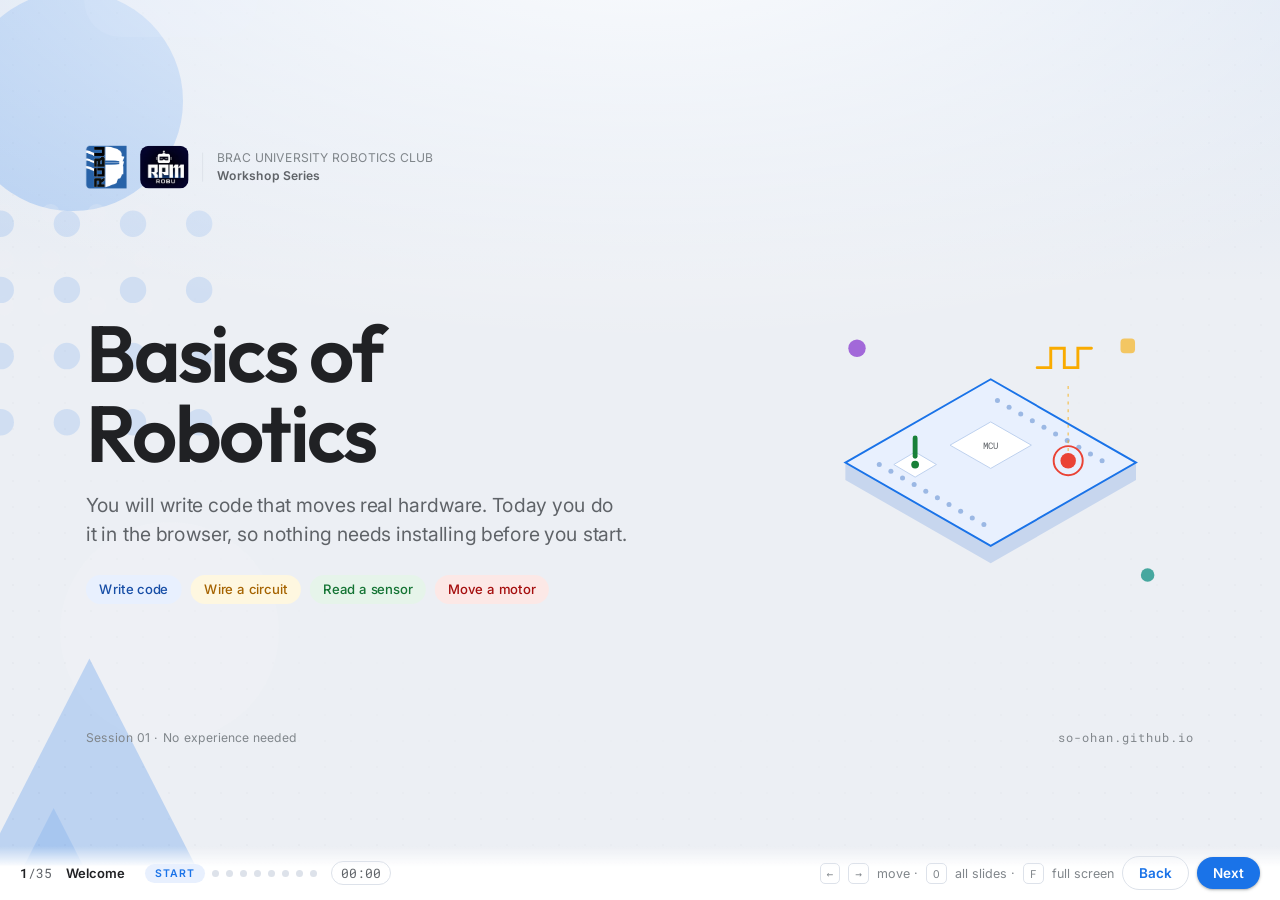
<file: robotics/index.html>
<!doctype html>
<html lang="en">
<head>
<meta charset="utf-8">
<title>Basics of Robotics · BRACU Robu</title>
<link rel="preconnect" href="https://fonts.googleapis.com">
<link rel="preconnect" href="https://fonts.gstatic.com" crossorigin>
<link href="https://fonts.googleapis.com/css2?family=Outfit:wght@400;500;600;700&family=Inter:wght@400;500;600;700&family=Roboto+Mono:wght@400;500&display=swap" rel="stylesheet">
<link rel="stylesheet" href="style.css">
<link rel="stylesheet" href="workbench.css">
</head>
<body>

<div id="bg"></div>
<div id="bar" style="width:0"></div>
<div id="stage">

<!-- ============ 1 · COVER ============ -->
<section class="slide cover" data-title="Welcome" data-ch="Start" data-accent="blue">
  <div class="cover-top row center" style="gap:14px">
    <img src="assets/logo-robu.png" alt="BRACU Robu" style="height:44px">
    <img src="assets/logo-rpm.png" alt="RPM Robu" style="height:44px;border-radius:9px">
    <div style="width:1px;height:30px;background:var(--line)"></div>
    <div class="tiny" style="line-height:1.45">BRAC UNIVERSITY ROBOTICS CLUB<br><b style="color:var(--ink-2)">Workshop Series</b></div>
  </div>
  <div class="cover-mid">
    <div class="cover-cols">
      <div class="cover-text">
    <h1>Basics of<br>Robotics</h1>
    <p class="lead" style="max-width:560px">You will write code that moves real hardware. Today you do it in the browser, so nothing needs installing before you start.</p>
    <div class="row wrap" style="gap:9px;margin-top:6px">
      <span class="chip b">Write code</span>
      <span class="chip y">Wire a circuit</span>
      <span class="chip g">Read a sensor</span>
      <span class="chip r">Move a motor</span>
    </div>
      </div>
      <div class="cover-hero" id="coverHero"></div>
    </div>
  </div>
  <div class="row between center">
    <div class="tiny">Session 01 · No experience needed</div>
    <div class="tiny mono">so-ohan.github.io</div>
  </div>
</section>

<!-- ============ 2 · INSTRUCTOR ============ -->
<section class="slide" data-title="Instructor" data-ch="Start" data-accent="blue">
  <div class="chapter"><span class="cdot"></span>Your instructor</div>
  <div class="body">
    <div class="col" style="width:410px;gap:11px">
      <img src="assets/instructor-robot.jpg" alt="" class="portrait">
      <img src="assets/instructor-lecture.jpg" alt="" class="portrait strip">
    </div>
    <div class="col grow" style="justify-content:center;gap:18px">
      <h2>MD. Monjurul Hasan<br>Bhuiyan</h2>
      <div class="col" style="gap:12px">
        <div class="card tight row center" style="gap:16px">
          <img src="assets/logo-mongoltori.png" alt="" style="height:42px;width:auto">
          <div><h3>BRACU Mongol Tori</h3><p class="sub">Core member, autonomous systems and drones. Mars rover team.</p></div>
        </div>
        <div class="card tight row center" style="gap:16px">
          <span class="logo-pad wide"><img src="assets/logo-tivoniq.png" alt="" style="height:20px"></span>
          <div><h3>Tivoniq, co-founder</h3><p class="sub">Agri-tech and fintech. Sensors in the field, data on a server.</p></div>
        </div>
        <div class="card tight row center" style="gap:16px">
          <img src="assets/logo-robu.png" alt="" style="height:40px;width:auto">
          <div><h3>Instructor for this workshop</h3><p class="sub">Ask questions while I talk. That is the fastest way to learn this.</p></div>
        </div>
      </div>
    </div>
    <div class="card raised col center" style="width:230px;align-self:center;gap:12px">
      <div class="qr"><img src="assets/qr.svg" alt=""></div>
      <div class="mono" style="font-size:13.5px;color:var(--blue)">so-ohan.github.io</div>
      <p class="sub" style="text-align:center">Slides, code and contact live here.</p>
    </div>
  </div>
</section>

<!-- ============ 3 · WARM UP ============ -->
<section class="slide" data-title="Warm-up" data-ch="Start" data-accent="green">
  <div class="chapter"><span class="cdot"></span>Warm-up</div>
  <h2>Two minutes, then we start building</h2>
  <div class="body">
    <div class="card grow col" style="gap:14px">
      <div class="cap">Speed round, one sentence each</div>
      <ul class="list">
        <li><b>Your name</b></li>
        <li><b>Department and semester</b></li>
        <li><b>Why you joined Robu</b></li>
        <li><b>What you want to walk out able to build</b></li>
      </ul>
      <div class="note b">Keep it to one breath. Twenty people, two minutes.</div>
      <div class="fill"></div>
      <div class="cap" style="margin:0">Hands up, I count</div>
      <div id="handPoll"></div>
    </div>
    <div class="card raised col center" style="width:400px;gap:11px;overflow:hidden">
      <div class="cap" style="align-self:flex-start;margin:0">Scan and answer five questions</div>
      <div class="qr" style="width:164px;height:164px"><img src="assets/qr-vote.svg" alt=""></div>
      <p class="sub" style="text-align:center">Answers appear on the results screen as they come in. Two questions have a right answer, and most people get them wrong.</p>
      <button class="btn tonal" id="openVote">Open live results</button>
      <div class="tiny mono" id="voteUrl"></div>
    </div>
  </div>
</section>

<!-- ============ 4 · ROADMAP ============ -->
<section class="slide" data-title="Today" data-ch="Start" data-accent="blue">
  <div class="chapter"><span class="cdot"></span>The plan</div>
  <h2>Where this goes</h2>
  <div class="body"><div class="grow" id="roadmap"></div></div>
</section>

<!-- ============ 5 · ROBOT ANATOMY ============ -->
<section class="slide" data-title="What a robot is" data-ch="What a robot is" data-accent="purple">
  <div class="chapter"><span class="cdot"></span>What a robot is made of</div>
  <h2>Five parts. Every robot has them.</h2>
  <div class="body">
    <div class="card grow" id="anatomy"></div>
    <div class="col" style="width:340px">
      <div class="card grow" id="anatomyInfo"></div>
      <div class="note y">A washing machine has all five. So does a Mars rover. The difference is scale, not idea.</div>
    </div>
  </div>
</section>

<!-- ============ 6 · SENSE ============ -->
<section class="slide" data-title="Sensing" data-ch="What a robot is" data-accent="purple">
  <div class="chapter"><span class="cdot"></span>Part one, sense</div>
  <h2>A sensor turns the world into a number</h2>
  <div class="body">
    <div class="card grow" id="sensorBench"></div>
    <div class="col" style="width:360px">
      <div class="card grow" id="sensorInfo"></div>
    </div>
  </div>
</section>

<!-- ============ 7 · ACT ============ -->
<section class="slide" data-title="Acting" data-ch="What a robot is" data-accent="purple">
  <div class="chapter"><span class="cdot"></span>Part two, act</div>
  <h2>An actuator turns a number back into movement</h2>
  <div class="body">
    <div class="card grow" id="actBench"></div>
    <div class="col" style="width:340px">
      <div class="card grow" id="actInfo"></div>
      <div class="note b">We come back to motors properly later. For now, notice that the code side of all four is the same: write a number to a pin.</div>
    </div>
  </div>
</section>

<!-- ============ 8 · THE LOOP ============ -->
<section class="slide" data-title="The loop" data-ch="What a robot is" data-accent="purple">
  <div class="chapter"><span class="cdot"></span>Part three, think</div>
  <h2>The brain runs the same loop forever</h2>
  <div class="body">
    <div class="card grow" id="loopVis"></div>
    <div class="col" style="width:400px">
      <div class="card">
        <div class="cap">Line following, in words</div>
        <div id="loopSteps"></div>
      </div>
      <div class="card grow">
        <div class="cap">The same thing, in code</div>
        <pre class="code" id="loopCode" style="font-size:12.5px"></pre>
      </div>
    </div>
  </div>
</section>

<!-- ============ 9 · MCU vs CPU vs SBC ============ -->
<section class="slide" data-title="What an MCU is" data-ch="The brain" data-accent="blue">
  <div class="chapter"><span class="cdot"></span>The brain</div>
  <h2>Three kinds of computer, three jobs</h2>
  <div class="body" id="threeWays"></div>
</section>

<!-- ============ 10 · INSIDE THE CHIP ============ -->
<section class="slide" data-title="Inside the chip" data-ch="The brain" data-accent="blue">
  <div class="chapter"><span class="cdot"></span>The brain</div>
  <h2>What is actually inside that black square</h2>
  <div class="body">
    <div class="card grow" id="chipMap"></div>
    <div class="col" style="width:360px">
      <div class="card grow" id="chipInfo"></div>
      <div class="note b">All of this sits on one piece of silicon about 4 mm across, and costs around two dollars.</div>
    </div>
  </div>
</section>

<!-- ============ 11 · SCALE ============ -->
<section class="slide" data-title="16 MHz, 32 KB" data-ch="The brain" data-accent="blue">
  <div class="chapter"><span class="cdot"></span>The brain</div>
  <h2>What 16 MHz and 32 KB really mean</h2>
  <div class="body" id="scaleSlide"></div>
</section>

<!-- ============ 12 · MCU FAMILY ============ -->
<section class="slide" data-title="MCU family" data-ch="The brain" data-accent="blue">
  <div class="chapter"><span class="cdot"></span>The brain</div>
  <h2>The boards you will meet</h2>
  <div class="body">
    <div class="col grow" style="gap:14px">
      <div class="tabs" id="mcuTabs"></div>
      <div class="card grow" id="mcuCard"></div>
    </div>
    <div class="col" style="width:420px">
      <div class="card grow"><div class="cap">Side by side</div><div id="mcuCompare"></div></div>
      <div class="note y">Industry mostly uses ESP32 and STM32 now. We start on the UNO because it forgives mistakes and every idea transfers.</div>
    </div>
  </div>
</section>

<!-- ============ 13 · WHY ARDUINO ============ -->
<section class="slide" data-title="Why Arduino" data-ch="The brain" data-accent="blue">
  <div class="chapter"><span class="cdot"></span>The brain</div>
  <h2>Arduino is not a chip. It is the easy road to one.</h2>
  <div class="body" id="whyArduino"></div>
</section>

<!-- ============ 14 · BOARD ANATOMY ============ -->
<section class="slide" data-title="The UNO board" data-ch="The board" data-accent="teal">
  <div class="chapter"><span class="cdot"></span>The board</div>
  <h2>Every part of the board, and why it is there</h2>
  <div class="body">
    <div class="card grow" id="boardMap"></div>
    <div class="col" style="width:350px">
      <div class="card grow" id="boardInfo"></div>
      <div id="boardList"></div>
    </div>
  </div>
</section>

<!-- ============ 15 · PIN MAP ============ -->
<section class="slide" data-title="Pin map" data-ch="The board" data-accent="teal">
  <div class="chapter"><span class="cdot"></span>The board</div>
  <h2>What each pin can do</h2>
  <div class="body">
    <div class="card grow" id="pinMap"></div>
    <div class="col" style="width:360px">
      <div class="card"><div class="cap">Pin groups</div><div id="pinList"></div></div>
      <div class="card grow" id="pinInfo"></div>
    </div>
  </div>
</section>

<!-- ============ 16 · POWER ============ -->
<section class="slide" data-title="Power" data-ch="The board" data-accent="teal" data-opt="1">
  <div class="chapter"><span class="cdot"></span>The board</div>
  <h2>Where the power comes from</h2>
  <div class="body" id="powerSlide"></div>
</section>

<!-- ============ 17 · WORKBENCH TOUR ============ -->
<section class="slide" data-title="The workbench" data-ch="Writing code" data-accent="red">
  <div class="chapter"><span class="cdot"></span>Writing code</div>
  <h2>Your Arduino IDE, without the install</h2>
  <div class="body" id="wbTour"></div>
</section>

<!-- ============ 18-24 · WORKBENCH EXERCISES ============ -->
<section class="slide wb-slide" data-title="Blink" data-ch="Writing code" data-accent="red" data-wb="blink"></section>
<section class="slide wb-slide" data-title="Many LEDs" data-ch="Writing code" data-accent="red" data-wb="leds"></section>
<section class="slide wb-slide" data-title="Button" data-ch="Writing code" data-accent="red" data-wb="button"></section>
<section class="slide wb-slide" data-title="Serial" data-ch="Writing code" data-accent="red" data-wb="serial"></section>
<section class="slide wb-slide" data-title="Knob" data-ch="Writing code" data-accent="red" data-wb="pot"></section>
<section class="slide wb-slide" data-title="Brightness" data-ch="Writing code" data-accent="red" data-wb="pwm"></section>
<section class="slide wb-slide" data-title="Servo" data-ch="Writing code" data-accent="red" data-wb="servo"></section>

<!-- ============ 25 · DIGITAL VS ANALOG ============ -->
<section class="slide" data-title="Digital and analog" data-ch="Signals" data-accent="yellow">
  <div class="chapter"><span class="cdot"></span>Signals</div>
  <h2>Two ways a wire can carry meaning</h2>
  <div class="body">
    <div class="card grow col" id="sigCard">
      <div class="row between center"><div class="cap" style="margin:0">Live signal on a wire</div><div class="seg" id="sigSeg"></div></div>
      <canvas id="sigCanvas" height="230"></canvas>
      <div class="field"><span class="lbl">source</span><input type="range" id="sigLevel" min="0" max="100" value="62"><span class="val" id="sigOut">3.1 V</span></div>
      <div id="sigReadout"></div>
    </div>
    <div class="col" style="width:380px" id="sigInfo"></div>
  </div>
</section>

<!-- ============ 26 · LOGIC LEVELS ============ -->
<section class="slide" data-title="Logic levels" data-ch="Signals" data-accent="yellow">
  <div class="chapter"><span class="cdot"></span>Signals</div>
  <h2>How much voltage counts as a one</h2>
  <div class="body">
    <div class="card grow col">
      <div class="cap">Drag the voltage. Watch what the chip decides.</div>
      <div id="logicVis"></div>
      <div class="field"><span class="lbl">input</span><input type="range" id="lvVal" min="0" max="50" value="42"><span class="val" id="lvOut">4.2 V</span></div>
      <div id="lvVerdict"></div>
    </div>
    <div class="col" style="width:400px" id="lvInfo"></div>
  </div>
</section>

<!-- ============ 27 · PWM ============ -->
<section class="slide" data-title="PWM" data-ch="Signals" data-accent="yellow">
  <div class="chapter"><span class="cdot"></span>Signals</div>
  <h2>How a pin that only knows 0 and 5 dims an LED</h2>
  <div class="body">
    <div class="col grow" style="gap:14px">
      <div class="card grow">
        <div class="cap">One pin, switching 490 times a second</div>
        <canvas id="pwmCanvas" height="160"></canvas>
        <div class="field" style="margin-top:12px"><span class="lbl">analogWrite</span><input type="range" id="pwmVal" min="0" max="255" value="128"><span class="val" id="pwmOut">128</span></div>
        <div class="row between" style="margin-top:8px" id="pwmStats"></div>
      </div>
      <div class="note b">The pin is never at 2.5 V. It is at 5 V half the time and 0 V the other half, and everything downstream averages it out.</div>
    </div>
    <div class="col" style="width:420px" id="pwmDemos"></div>
  </div>
</section>

<!-- ============ 28 · OTHER SIGNALS ============ -->
<section class="slide" data-title="Other signals" data-ch="Signals" data-accent="yellow" data-opt="1">
  <div class="chapter"><span class="cdot"></span>Signals</div>
  <h2>Three more signal shapes you will meet</h2>
  <div class="body" id="otherSignals"></div>
</section>

<!-- ============ 29 · WHY A DRIVER ============ -->
<section class="slide" data-title="Why a driver" data-ch="Motors" data-accent="red">
  <div class="chapter"><span class="cdot"></span>Motors</div>
  <h2>Why the motor does not go straight on the pin</h2>
  <div class="body" id="whyDriver"></div>
</section>

<!-- ============ 30 · H-BRIDGE ============ -->
<section class="slide" data-title="H-bridge" data-ch="Motors" data-accent="red">
  <div class="chapter"><span class="cdot"></span>Motors</div>
  <h2>Four switches, and the motor can go both ways</h2>
  <div class="body">
    <div class="card grow col">
      <div class="row between center"><div class="cap" style="margin:0">Click the switches yourself</div><div id="hbBtns" class="row" style="gap:8px"></div></div>
      <div id="hbridge" class="fill"></div>
    </div>
    <div class="col" style="width:380px" id="hbInfo"></div>
  </div>
</section>

<!-- ============ 31 · MOTOR TYPES ============ -->
<section class="slide" data-title="Motor types" data-ch="Motors" data-accent="red">
  <div class="chapter"><span class="cdot"></span>Motors</div>
  <h2>Four motors, four jobs</h2>
  <div class="body">
    <div class="col grow" style="gap:14px">
      <div class="tabs" id="motorTabs"></div>
      <div class="card grow" id="motorCard"></div>
    </div>
    <div class="card" style="width:360px" id="motorVis"></div>
  </div>
</section>

<!-- ============ 32 · WHY BUSES ============ -->
<section class="slide" data-title="Why buses" data-ch="Talking" data-accent="teal">
  <div class="chapter"><span class="cdot"></span>Chips talking to chips</div>
  <h2>You run out of pins fast</h2>
  <div class="body" id="whyBus"></div>
</section>

<!-- ============ 33 · UART / I2C / SPI ... ============ -->
<section class="slide" data-title="The buses" data-ch="Talking" data-accent="teal">
  <div class="chapter"><span class="cdot"></span>Chips talking to chips</div>
  <h2>Send a byte, watch it travel</h2>
  <div class="body">
    <div class="col grow" style="gap:12px">
      <div class="tabs" id="busTabs"></div>
      <div class="card grow col" style="gap:10px">
        <div id="busVis" class="fill"></div>
        <div class="row center" style="gap:10px">
          <button class="btn sm" id="busSend">Send a byte</button>
          <span class="mono tiny" id="busState"></span>
        </div>
      </div>
      <div class="card tight"><div class="cap" style="margin-bottom:8px">What the wires are doing</div><canvas id="busScope" height="110"></canvas></div>
    </div>
    <div class="col" style="width:400px" id="busInfo"></div>
  </div>
</section>

<!-- ============ 34 · CHOOSING ============ -->
<section class="slide" data-title="Which bus" data-ch="Talking" data-accent="teal">
  <div class="chapter"><span class="cdot"></span>Chips talking to chips</div>
  <h2>Which one do you actually pick</h2>
  <div class="body" id="busChoose"></div>
</section>

<!-- ============ 35 · WRAP ============ -->
<section class="slide" data-title="Wrap-up" data-ch="End" data-accent="green">
  <div class="chapter"><span class="cdot"></span>That is the session</div>
  <h2>What you can do now that you could not this morning</h2>
  <div class="body">
    <div class="card grow" id="recap"></div>
    <div class="col" style="width:430px">
      <div class="card">
        <div class="cap">Before the next class</div>
        <ul class="list">
          <li>Blink an LED in a pattern you invent</li>
          <li>Read the knob and print it to Serial</li>
          <li>Make the button start a servo sweep</li>
        </ul>
      </div>
      <div class="card raised row center" style="gap:18px">
        <div class="qr"><img src="assets/qr.svg" alt=""></div>
        <div class="col" style="gap:6px">
          <h3>Everything is here</h3>
          <div class="mono" style="color:var(--blue);font-size:15px">so-ohan.github.io</div>
          <p class="sub">Message me when you get stuck. Getting stuck alone at 2am is how people quit robotics.</p>
        </div>
      </div>
      <div class="row center" style="gap:14px">
        <img src="assets/logo-robu.png" style="height:34px" alt="">
        <img src="assets/logo-rpm.png" style="height:34px;border-radius:7px" alt="RPM Robu">
      </div>
    </div>
  </div>
</section>

</div><!-- /stage -->

<div id="hud">
  <span class="sn"><b id="cur">1</b>/<span id="tot">35</span></span>
  <span class="tt" id="hudTitle"></span>
  <span id="chDots"></span>
  <span class="clock" id="clock" title="Click to start the session clock">00:00</span>
  <div class="nav">
    <kbd>&larr;</kbd><kbd>&rarr;</kbd> move · <kbd>O</kbd> all slides · <kbd>F</kbd> full screen
    <button class="btn ghost sm" id="prevBtn">Back</button>
    <button class="btn sm" id="nextBtn">Next</button>
  </div>
</div>

<div id="overview">
  <h2>All slides</h2>
  <p class="sub">Click one to jump. Press O or Escape to close.</p>
  <div id="ovGrid"></div>
</div>

<script src="uno.js"></script>
<script src="sim.js"></script>
<script src="workbench.js"></script>
<script src="modules.js"></script>
<script src="deck.js"></script>
</body>
</html>
</file>
<file: robotics/style.css>
/* Basics of Robotics — BRACU Robu
   White canvas, flat colour, generous space. Built for a projector. */

:root{
  --paper:#eceff4;
  --ink:#202124;
  --ink-2:#5f6368;
  --ink-3:#80868b;
  --line:#dde2ea;
  --line-2:#e9edf3;
  --surface:#ffffff;
  --tint:#f3f5f9;

  --blue:#1a73e8;
  --red:#ea4335;
  --yellow:#f9ab00;
  --green:#188038;
  --purple:#8430ce;
  --teal:#00897b;

  --blue-soft:#e8f0fe;
  --red-soft:#fce8e6;
  --yellow-soft:#fef7e0;
  --green-soft:#e6f4ea;
  --purple-soft:#f3e8fd;

  --accent:var(--blue);
  --accent-soft:var(--blue-soft);

  --r:18px;
  --r-lg:26px;
  --e1:0 1px 2px rgba(60,64,67,.30), 0 1px 3px 1px rgba(60,64,67,.10);
  --e2:0 1px 3px rgba(60,64,67,.24), 0 4px 8px 3px rgba(60,64,67,.10);
  --e3:0 4px 8px rgba(60,64,67,.20), 0 8px 24px 6px rgba(60,64,67,.10);

  --f-d:"Outfit","Google Sans",system-ui,sans-serif;
  --f-b:"Inter",system-ui,"Segoe UI",sans-serif;
  --f-m:"Roboto Mono",ui-monospace,monospace;
}

*{box-sizing:border-box;margin:0;padding:0}
html,body{height:100%;overflow:hidden;background:var(--paper);color:var(--ink);font-family:var(--f-b);
  -webkit-font-smoothing:antialiased}
body{display:grid;place-items:center}

/* ---------------- background: flat shapes, slow drift ---------------- */
#bg{position:fixed;inset:0;overflow:hidden;z-index:0;background:var(--paper)}
#bg::after{content:'';position:absolute;inset:0;
  background:radial-gradient(120% 78% at 50% -10%,rgba(255,255,255,.9),transparent 62%),
             linear-gradient(180deg,color-mix(in srgb,var(--accent) 7%,transparent),transparent 32%)}
#bg::before{content:'';position:absolute;inset:0;opacity:.5;
  background-image:radial-gradient(rgba(23,29,41,.055) 1px,transparent 1px);background-size:26px 26px;
  mask-image:radial-gradient(ellipse at 50% 40%,transparent 42%,#000 88%)}
#bg .sh{position:absolute;opacity:0;transition:opacity .9s ease}
#bg.ready .sh{opacity:1}
@keyframes drift1{0%,100%{transform:translate(0,0) rotate(0)}50%{transform:translate(28px,-34px) rotate(9deg)}}
@keyframes drift2{0%,100%{transform:translate(0,0) rotate(0)}50%{transform:translate(-34px,26px) rotate(-11deg)}}
@keyframes drift3{0%,100%{transform:translate(0,0)}50%{transform:translate(20px,24px)}}

/* ---------------- stage ---------------- */
#stage{position:relative;width:1280px;height:720px;transform-origin:center center;z-index:1}

.slide{position:absolute;inset:0;padding:46px 68px 56px;display:none;flex-direction:column}
.slide.active{display:flex}
.slide.active > *{animation:enter .5s cubic-bezier(.2,.8,.2,1) both}
.slide.active > *:nth-child(1){animation-delay:.02s}
.slide.active > *:nth-child(2){animation-delay:.08s}
.slide.active > *:nth-child(3){animation-delay:.14s}
.slide.active > *:nth-child(4){animation-delay:.20s}
.slide.active > *:nth-child(5){animation-delay:.26s}
@keyframes enter{from{opacity:0;transform:translateY(14px)}to{opacity:1;transform:none}}

/* ---------------- type ---------------- */
h1{font-family:var(--f-d);font-size:82px;line-height:1.0;font-weight:600;letter-spacing:-.03em}
h2{font-family:var(--f-d);font-size:42px;line-height:1.06;font-weight:600;letter-spacing:-.022em}
h3{font-family:var(--f-d);font-size:19px;font-weight:600;letter-spacing:-.01em;color:var(--ink)}
h4{font-family:var(--f-d);font-size:17px;font-weight:600;color:var(--ink)}
p,li{font-size:16.5px;line-height:1.52;color:var(--ink-2)}
.lead{font-size:20px;line-height:1.48;color:var(--ink-2)}
strong,b{color:var(--ink);font-weight:600}
.mono{font-family:var(--f-m)}
.sub{font-size:14px;line-height:1.45;color:var(--ink-3)}
.tiny{font-size:12.5px;color:var(--ink-3);letter-spacing:.02em}

.chapter{display:inline-flex;align-items:center;gap:10px;font:600 12px var(--f-b);
  letter-spacing:.14em;text-transform:uppercase;color:var(--accent);margin-bottom:9px}
.chapter .cdot{width:9px;height:9px;border-radius:50%;background:var(--accent)}
.accent{color:var(--accent)}

/* ---------------- layout ---------------- */
.row{display:flex;gap:20px}
.col{display:flex;flex-direction:column;gap:13px}
.grow{flex:1;min-width:0}
.center{align-items:center}
.between{justify-content:space-between}
.wrap{flex-wrap:wrap}
.body{flex:1;display:flex;gap:20px;min-height:0;margin-top:10px}
.fill{flex:1;min-height:0}

/* ---------------- surfaces ---------------- */
.card{background:var(--surface);border:1px solid rgba(0,0,0,.04);border-radius:var(--r);padding:18px 20px;
  position:relative;box-shadow:0 1px 2px rgba(23,29,41,.05),0 4px 14px rgba(23,29,41,.05)}
.card.raised{border-color:transparent;box-shadow:0 2px 6px rgba(23,29,41,.08),0 12px 30px rgba(23,29,41,.10)}
.card.tint{background:var(--tint);border-color:transparent;box-shadow:none}
.card.acc{background:var(--accent-soft);border-color:transparent;box-shadow:none}
.card.tight{padding:13px 15px}
.cap{font:600 11px var(--f-b);letter-spacing:.13em;text-transform:uppercase;color:var(--ink-3);margin-bottom:9px}

.chip{display:inline-flex;align-items:center;gap:7px;padding:6px 13px;border-radius:999px;
  font:500 13.5px var(--f-b);background:var(--tint);color:var(--ink-2);border:1px solid var(--line)}
.chip.b{background:var(--blue-soft);color:#174ea6;border-color:transparent}
.chip.r{background:var(--red-soft);color:#a50e0e;border-color:transparent}
.chip.y{background:var(--yellow-soft);color:#a56300;border-color:transparent}
.chip.g{background:var(--green-soft);color:#137333;border-color:transparent}
.chip.p{background:var(--purple-soft);color:#6a1bb5;border-color:transparent}
.chip .mono{font-size:13px}

.note{border-radius:12px;padding:11px 14px;font-size:14.5px;line-height:1.45}
.note.b{background:var(--blue-soft);color:#174ea6}
.note.y{background:var(--yellow-soft);color:#8a5300}
.note.r{background:var(--red-soft);color:#a50e0e}
.note.g{background:var(--green-soft);color:#137333}
.note b{color:inherit}

.kv{display:flex;justify-content:space-between;gap:14px;padding:6.5px 0;border-bottom:1px solid var(--line-2);font-size:14.5px;color:var(--ink-2)}
.kv:last-child{border-bottom:0}
.kv b{color:var(--ink)}

ul.list{list-style:none;display:flex;flex-direction:column;gap:7px}
ul.list li{padding-left:22px;position:relative;font-size:15.5px}
ul.list li::before{content:"";position:absolute;left:0;top:8px;width:9px;height:9px;border-radius:50%;background:var(--accent)}

/* ---------------- controls ---------------- */
button{font-family:inherit;color:inherit;border:0;background:none;cursor:pointer}
.btn{display:inline-flex;align-items:center;justify-content:center;gap:8px;padding:11px 22px;border-radius:999px;
  background:var(--accent);color:#fff;font:600 15px var(--f-b);box-shadow:var(--e1);
  transition:box-shadow .2s,transform .2s,background .2s;white-space:nowrap}
.btn:hover{box-shadow:var(--e2);background:#1765cc}
.btn:active{transform:scale(.98)}
.btn.tonal{background:var(--accent-soft);color:#174ea6;box-shadow:none}
.btn.tonal:hover{background:#d7e5fd}
.btn.ghost{background:transparent;color:var(--accent);box-shadow:none;border:1px solid var(--line)}
.btn.ghost:hover{background:var(--tint)}
.btn.sm{padding:8px 16px;font-size:13.5px}
.btn[disabled]{opacity:.45;pointer-events:none}

.seg{display:inline-flex;background:var(--tint);border-radius:999px;padding:4px;gap:2px;border:1px solid var(--line)}
.seg button{padding:8px 17px;border-radius:999px;font:600 13.5px var(--f-b);color:var(--ink-2);transition:.2s}
.seg button:hover{color:var(--ink)}
.seg button.on{background:var(--surface);color:var(--accent);box-shadow:var(--e1)}

.tabs{display:flex;gap:8px;flex-wrap:wrap}
.tab{padding:9px 17px;border-radius:999px;border:1px solid var(--line);background:var(--surface);
  font:500 14px var(--f-b);color:var(--ink-2);transition:.2s;cursor:pointer}
.tab:hover{background:var(--tint)}
.tab.on{background:var(--accent-soft);color:#174ea6;border-color:transparent;font-weight:600}

input[type=range]{-webkit-appearance:none;appearance:none;width:100%;height:4px;border-radius:99px;background:var(--line);outline:none}
input[type=range]::-webkit-slider-thumb{-webkit-appearance:none;width:18px;height:18px;border-radius:50%;
  background:var(--accent);cursor:pointer;box-shadow:0 0 0 0 rgba(26,115,232,.16);transition:box-shadow .15s}
input[type=range]:hover::-webkit-slider-thumb{box-shadow:0 0 0 8px rgba(26,115,232,.16)}
.field{display:flex;align-items:center;gap:14px}
.field .lbl{font:600 12px var(--f-b);letter-spacing:.08em;text-transform:uppercase;color:var(--ink-3);min-width:104px}
.field .val{font-family:var(--f-m);font-size:15px;color:var(--accent);min-width:66px;text-align:right}

select{font-family:var(--f-m);font-size:14px;padding:8px 12px;border:1px solid var(--line);
  border-radius:10px;background:var(--surface);color:var(--ink);outline:none}

/* ---------------- code ---------------- */
pre.code,.codebox{font-family:var(--f-m);font-size:14px;line-height:1.7;background:var(--tint);
  border:1px solid var(--line);border-radius:14px;padding:14px 16px;overflow:auto;color:#37474f}
.tok-k{color:#8430ce}
.tok-f{color:#1a73e8}
.tok-n{color:#c5221f}
.tok-s{color:#188038}
.tok-c{color:#9aa0a6;font-style:italic}
.tok-p{color:#5f6368}

/* ---------------- chrome ---------------- */
#bar{position:fixed;top:0;left:0;height:3px;background:var(--accent);z-index:40;transition:width .4s cubic-bezier(.2,.8,.2,1)}
#hud{position:fixed;left:0;right:0;bottom:0;z-index:30;display:flex;align-items:center;gap:14px;
  padding:10px 20px;font-size:12.5px;color:var(--ink-3);background:linear-gradient(0deg,#fff 60%,rgba(255,255,255,0))}
#hud .sn{font-family:var(--f-m);color:var(--ink-2)}
#hud .tt{color:var(--ink);font-weight:600;font-size:13px}
#hud .nav{margin-left:auto;display:flex;align-items:center;gap:8px}
#hud kbd{font-family:var(--f-m);font-size:11px;padding:2px 6px;border:1px solid var(--line);border-radius:5px;color:var(--ink-3)}
#hud .clock{font-family:var(--f-m);color:var(--ink-2);padding:3px 9px;border:1px solid var(--line);border-radius:999px;cursor:pointer}
#hud .clock.over{color:var(--red);border-color:var(--red)}

#overview{position:fixed;inset:0;z-index:50;background:rgba(255,255,255,.97);display:none;padding:44px 56px;overflow:auto}
#overview.on{display:block}
#ovGrid{display:grid;grid-template-columns:repeat(6,1fr);gap:12px;margin-top:18px}
.ov{border:1px solid var(--line);border-radius:12px;padding:11px 13px;cursor:pointer;transition:.18s;background:#fff}
.ov:hover{box-shadow:var(--e2);transform:translateY(-2px)}
.ov .i{font:600 11px var(--f-m);color:var(--ink-3)}
.ov .t{font-size:13px;color:var(--ink);margin-top:4px;line-height:1.3}
.ov.chapterhead{background:var(--tint);border-color:transparent}

.toast{position:fixed;bottom:56px;left:50%;transform:translateX(-50%) translateY(6px);z-index:60;
  background:#202124;color:#fff;padding:11px 20px;border-radius:999px;font-size:14px;
  box-shadow:var(--e3);opacity:0;transition:.25s;pointer-events:none}
.toast.on{opacity:1;transform:translateX(-50%)}

/* corner brand */
.brand{position:absolute;top:26px;right:72px;display:flex;align-items:center;gap:10px;z-index:4;pointer-events:none}
.brand img{height:30px;width:auto}
.brand img.rpm{height:28px;border-radius:6px}
.brand .bt{font:600 12px var(--f-d);color:var(--ink-2);line-height:1.2}
.brand .bt span{display:block;font-weight:400;font-size:10.5px;color:var(--ink-3);letter-spacing:.06em;text-transform:uppercase}

/* optional marker */
.optional{position:absolute;top:26px;left:72px;font:600 10.5px var(--f-b);letter-spacing:.12em;
  text-transform:uppercase;color:var(--yellow);background:var(--yellow-soft);padding:5px 11px;border-radius:999px;z-index:4}
.slide[data-opt] .chapter{margin-top:24px}

/* shared visual helpers */
.led{width:34px;height:34px;border-radius:50%;background:#dfe1e5;border:1px solid #d0d3d7;transition:.1s}
.led.on{background:radial-gradient(circle at 34% 32%,#fff,var(--c,#ea4335) 58%);
  box-shadow:0 0 0 6px color-mix(in srgb,var(--c,#ea4335) 18%,transparent),0 0 22px 3px color-mix(in srgb,var(--c,#ea4335) 55%,transparent)}
.led-lab{display:flex;flex-direction:column;align-items:center;gap:7px}
canvas{display:block;width:100%}
svg{display:block;max-width:100%}
.qr{width:132px;height:132px;border:1px solid var(--line);border-radius:16px;padding:6px;background:#fff}
.qr img{width:100%;height:100%}

/* ================= module components ================= */

/* cover */
.slide.cover{justify-content:space-between}
.cover-mid{flex:1;display:flex;flex-direction:column;justify-content:center;gap:20px}

/* instructor portraits */
.portrait{width:100%;border-radius:18px;object-fit:cover;box-shadow:var(--e2)}
.portrait{box-shadow:0 2px 6px rgba(23,29,41,.10),0 12px 28px rgba(23,29,41,.10)}
.portrait.strip{height:132px;object-fit:cover;object-position:center 42%}
.logo-pad{display:grid;place-items:center;width:42px;height:42px;border-radius:10px;background:#0b1f33}
.logo-pad.wide{width:74px;padding:0 8px}

/* warm-up */
.handpoll{display:flex;gap:10px}
.hp{flex:1;display:flex;flex-direction:column;gap:4px;align-items:flex-start;padding:12px 14px;
  border:1px solid var(--line);border-radius:14px;background:var(--surface);transition:.18s;text-align:left}
.hp:hover{border-color:var(--accent);background:var(--accent-soft)}
.hpn{font-family:var(--f-d);font-size:26px;font-weight:600;color:var(--accent);font-variant-numeric:tabular-nums}
.hpl{font-size:12.5px;color:var(--ink-2);line-height:1.3}
.votecount{font:600 11px var(--f-b);letter-spacing:.1em;text-transform:uppercase;color:var(--ink-3);margin:8px 0 6px}
.vbar{display:grid;grid-template-columns:112px 1fr 24px;gap:8px;align-items:center;margin-bottom:4px;font-size:11.5px;line-height:1.25;color:var(--ink-2)}
.vtrack{height:8px;border-radius:99px;background:#e6e9ed;overflow:hidden}
.vfill{height:100%;border-radius:99px;transition:width .6s cubic-bezier(.2,.8,.2,1)}
.vbar b{font-family:var(--f-m);font-size:12px;color:var(--ink);text-align:right}

/* roadmap */
.road{display:grid;grid-template-columns:repeat(4,1fr);grid-template-rows:1fr 1fr;gap:14px;height:100%}
.road-card{text-align:left;border:1px solid var(--line);border-radius:18px;padding:18px;background:var(--surface);
  display:flex;flex-direction:column;gap:7px;transition:.2s;position:relative;overflow:hidden}
.road-card::after{content:"";position:absolute;left:0;top:0;bottom:0;width:4px;background:var(--ac)}
.road-card:hover{box-shadow:var(--e2);transform:translateY(-3px)}
.road-card .rn{font:600 12px var(--f-m);color:var(--ac);letter-spacing:.08em}
.road-card h3{font-size:18px}
.road-card p{font-size:13.5px;line-height:1.45}

/* pick lists */
.pickrow{display:flex;align-items:center;gap:11px;padding:8px 11px;border-radius:10px;cursor:pointer;
  font-size:14.5px;color:var(--ink-2);transition:.15s}
.pickrow:hover,.pickrow.on{background:var(--tint);color:var(--ink)}
.pickdot{width:11px;height:11px;border-radius:3px;flex:none}

/* actuator grid */
.actgrid{display:grid;grid-template-columns:1fr 1fr;gap:14px}
.actcell{display:flex;flex-direction:column;align-items:center;gap:7px;padding:16px 12px;border-radius:16px;
  border:1px solid var(--line);background:var(--surface);transition:.2s}
.actcell:hover{box-shadow:var(--e1)}
.actcell.on{border-color:var(--ac);background:color-mix(in srgb,var(--ac) 7%,#fff)}
.actart{height:74px;display:grid;place-items:center}
.actcell .tiny{font-size:11.5px}
.bzicon{width:52px;height:52px;border-radius:50%;background:#3c4043;color:#fff;display:grid;place-items:center;
  font:600 18px var(--f-m);transition:.15s}
.bzicon.ring{background:var(--yellow);box-shadow:0 0 0 8px rgba(249,171,0,.25)}

/* loop slide */
.lstep{display:flex;align-items:center;gap:10px;padding:7px 10px;border-radius:9px;font-size:14.5px;
  color:var(--ink-3);transition:.2s}
.lstep.on{background:var(--tint);color:var(--ink)}
.ldot{width:9px;height:9px;border-radius:50%;background:#dadce0}
.ldot.sense{background:#8430ce}.ldot.think{background:#1a73e8}.ldot.act{background:#ea4335}.ldot.loop{background:#f9ab00}

/* scale slide */
.ticker{display:flex;align-items:center;gap:14px}
.tickdot{width:26px;height:26px;border-radius:50%;background:var(--line);transition:.06s}
.tickdot.on{background:var(--accent);box-shadow:0 0 0 6px var(--accent-soft)}
.mgrid{display:grid;grid-template-columns:repeat(20,1fr);gap:3px}
.mcell{aspect-ratio:1;border-radius:2px;background:var(--line-2)}
.mcell.u{background:var(--accent)}

/* mcu compare */
.mrow{display:grid;grid-template-columns:130px 1fr 62px;gap:10px;align-items:center;padding:6px 8px;
  border-radius:9px;cursor:pointer;font-size:13.5px;color:var(--ink-2);transition:.15s}
.mrow:hover,.mrow.on{background:var(--tint);color:var(--ink)}
.mname{font-weight:500}
.mbar{height:8px;border-radius:99px;background:var(--line-2);overflow:hidden}
.mbar span{display:block;height:100%;border-radius:99px}
.mval{font-size:12px;text-align:right;color:var(--ink-3)}

/* workbench tour */
.tourrow{display:flex;gap:13px;align-items:flex-start;padding:9px 0;border-bottom:1px solid var(--line-2)}
.tourrow:last-child{border-bottom:0}
.tnum{width:26px;height:26px;flex:none;border-radius:8px;color:#fff;display:grid;place-items:center;
  font:600 13px var(--f-m)}

/* pwm demos */
.fanbox{display:grid;place-items:center}
.motorart{display:grid;place-items:center;padding:10px 0}

/* choose the bus */
.choose{display:flex;flex-direction:column;gap:8px}
.crow{display:flex;justify-content:space-between;align-items:center;gap:16px;padding:13px 16px;
  border:1px solid var(--line);border-radius:12px;cursor:pointer;transition:.18s;font-size:15.5px;color:var(--ink-2)}
.crow:hover{background:var(--tint)}
.cans{font:600 13px var(--f-m);color:var(--ink-3);white-space:nowrap}
.crow.revealed{border-color:transparent;background:color-mix(in srgb,var(--c) 9%,#fff)}
.crow.revealed .cans{color:var(--c);font-size:15px}

/* cover hero */
.cover-cols{display:grid;grid-template-columns:1fr 420px;gap:40px;align-items:center}
.cover-text{display:flex;flex-direction:column;gap:20px}
.cover-hero{display:grid;place-items:center}
.hero{width:100%;max-width:420px;height:auto}
.hero-float{animation:heroFloat 7s ease-in-out infinite;transform-origin:210px 214px}
@keyframes heroFloat{0%,100%{transform:translateY(0)}50%{transform:translateY(-12px)}}
.hero-led{animation:heroBlink 1.6s steps(1) infinite}
@keyframes heroBlink{0%,49%{opacity:1}50%,100%{opacity:.22}}
.hero-ring{animation:heroPulse 1.6s ease-out infinite;transform-origin:286px 206px}
@keyframes heroPulse{0%{opacity:.55;transform:scale(.7)}70%,100%{opacity:0;transform:scale(1.5)}}
.hero-arm{animation:heroSweep 3.4s ease-in-out infinite;transform-origin:0 0}
@keyframes heroSweep{0%,100%{transform:rotate(-38deg)}50%{transform:rotate(38deg)}}
.hero-wave{animation:heroSlide 2.2s linear infinite}
@keyframes heroSlide{0%{opacity:0;transform:translate(300px,120px)}20%,80%{opacity:1}100%{opacity:0;transform:translate(300px,96px)}}
.hero-dot{animation:heroFloat 9s ease-in-out infinite}
.hero-dot.d2{animation-duration:11s;animation-delay:-3s}
.hero-dot.d3{animation-duration:8s;animation-delay:-5s}
@media (prefers-reduced-motion:reduce){.hero-float,.hero-led,.hero-ring,.hero-arm,.hero-wave,.hero-dot{animation:none}}

/* three kinds of computer */
.ways{display:flex;flex-direction:column;gap:14px;justify-content:space-between}
.ways-head{display:flex;gap:12px;align-items:flex-start}
.ways-art{width:70px;flex:none}
.ways-art svg{width:100%}
.ways-rows{display:flex;flex-direction:column;gap:15px}
.wrow{display:grid;grid-template-columns:92px 1fr auto;gap:9px;align-items:center;font-size:12.5px;color:var(--ink-3)}
.wtrack{height:8px;border-radius:99px;background:var(--line-2);overflow:hidden}
.wfill{display:block;height:100%;border-radius:99px;width:0;transition:width .8s cubic-bezier(.2,.8,.2,1)}
.wval{font-family:var(--f-m);font-size:12.5px;color:var(--ink);white-space:nowrap}

/* current comparison */
.amps{display:flex;flex-direction:column;gap:16px;margin-top:4px}
.amp{display:grid;grid-template-columns:170px 1fr 92px 34px;gap:12px;align-items:center}
.amp-lab{font-size:14px;color:var(--ink-2)}
.amp-bar{height:26px;border-radius:8px;background:var(--c);width:var(--w);
  transform-origin:left center;transform:scaleX(0);transition:transform .8s cubic-bezier(.2,.8,.2,1)}
.amp-val{font-family:var(--f-d);font-size:30px;font-weight:600;text-align:right;font-variant-numeric:tabular-nums}
.amp-u{font-size:13px;color:var(--ink-3)}
.drvgrid{display:grid;grid-template-columns:1fr 1fr;gap:9px}
.drv{border-left:4px solid var(--c);padding:7px 11px;background:var(--tint);border-radius:0 9px 9px 0;
  display:flex;flex-direction:column}
.drv b{font-size:14px}
.drv span{font-size:12px;color:var(--ink-3)}

/* a little more life on the cards */
.card{transition:box-shadow .25s,transform .25s}
.slide.active .card{animation:cardIn .5s cubic-bezier(.2,.8,.2,1) both}
@keyframes cardIn{from{opacity:0;transform:translateY(10px) scale(.99)}to{opacity:1;transform:none}}
@media (prefers-reduced-motion:reduce){.slide.active .card{animation:none}}


/* chapter wipe */
.wipe{position:fixed;inset:0;z-index:35;pointer-events:none;transform-origin:left center;
  animation:wipe .62s cubic-bezier(.7,0,.3,1) forwards;opacity:.16}
@keyframes wipe{0%{transform:scaleX(0)}45%{transform:scaleX(1);transform-origin:left center}
  46%{transform-origin:right center}100%{transform:scaleX(0);transform-origin:right center}}
@media (prefers-reduced-motion:reduce){.wipe{display:none}}

/* chapter dots in the hud */
#chDots{display:flex;align-items:center;gap:7px;margin-left:6px}
.chdot{width:7px;height:7px;border-radius:99px;background:var(--line);transition:.3s;display:inline-flex;align-items:center}
.chdot.done{background:var(--ink-3)}
.chdot.on{width:auto;height:auto;background:var(--accent-soft);border-radius:999px;padding:3px 10px}
.chdot.on b{font:600 10.5px var(--f-b);letter-spacing:.1em;text-transform:uppercase;color:var(--accent)}
</file>
<file: robotics/workbench.css>
/* workbench.css — the in-slide Arduino IDE */

.wb{flex:1;display:grid;grid-template-columns:1fr 1fr;gap:18px;min-height:0}
.wb-left,.wb-right{display:flex;flex-direction:column;gap:12px;min-height:0}

.wb-panel{border:1px solid var(--line);border-radius:16px;background:var(--surface);overflow:hidden;
  display:flex;flex-direction:column;min-height:0}

.wb-bar{display:flex;align-items:center;gap:9px;padding:9px 12px;border-bottom:1px solid var(--line);background:var(--tint)}
.wb-file{font:500 12.5px var(--f-m);color:var(--ink-2);padding:4px 10px;border-radius:7px;background:var(--surface);border:1px solid var(--line)}
.wb-bar .sp{flex:1}
.wb-state{font:500 12px var(--f-m);padding:4px 10px;border-radius:999px;background:var(--tint);color:var(--ink-3)}
.wb-state.run{background:var(--green-soft);color:#137333}
.wb-state.err{background:var(--red-soft);color:#a50e0e}

.wb-edit{flex:1;min-height:0;overflow:auto;padding:12px 14px;font-family:var(--f-m);font-size:13.5px;
  line-height:1.65;white-space:pre-wrap;outline:none;color:#37474f;tab-size:2}
.wb-edit:focus{background:#fdfdff}
.wb-edit .tok{border-radius:3px}
.wb-edit .tok[data-tip]{cursor:help;border-bottom:1px dotted rgba(26,115,232,.45)}
.wb-edit .tok[data-tip]:hover{background:var(--blue-soft)}
.wb-edit .errline{background:var(--red-soft);border-radius:3px}

.wb-console{height:104px;min-height:104px;overflow:auto;padding:10px 13px;background:#1c2128;
  font-family:var(--f-m);font-size:12.5px;line-height:1.65;color:#c9d1d9;border-radius:0 0 15px 15px}
.wb-console .out{color:#7ee787}
.wb-console .sys{color:#8b949e}
.wb-console .warn{color:#e3b341}
.wb-console .err{color:#ff7b72}
.wb-console .in{color:#79c0ff}
.wb-serial{display:flex;gap:8px;padding:9px 11px;border-top:1px solid var(--line);background:var(--tint)}
.wb-serial input{flex:1;border:1px solid var(--line);border-radius:9px;padding:7px 11px;
  font-family:var(--f-m);font-size:13px;background:var(--surface);color:var(--ink);outline:none}
.wb-serial input:focus{border-color:var(--accent)}

.wb-sim{flex:1;min-height:260px;display:grid;place-items:center;padding:6px}
.wb-sim svg{max-height:100%;max-width:100%}

.wb-goal{border:1px solid rgba(0,0,0,.05);border-radius:14px;padding:10px 13px;background:var(--accent-soft)}
.wb-goal h4{margin-bottom:5px}
.wb-goal p{font-size:13.5px;line-height:1.4}
.wb-goal.done{background:var(--green-soft);border-color:transparent}
.wb-goal.done h4{color:#137333}

.wb-hint{margin-top:6px;font-size:12.5px;color:var(--ink-3)}
.wb-hint b{color:var(--ink-2)}

.tip{position:fixed;z-index:70;max-width:290px;background:#202124;color:#fff;padding:10px 13px;
  border-radius:10px;font:400 13px var(--f-b);line-height:1.45;box-shadow:var(--e3);pointer-events:none;
  opacity:0;transform:translateY(4px);transition:.14s}
.tip.on{opacity:1;transform:none}
.tip b{color:#8ab4f8}
.tip .sig{font-family:var(--f-m);font-size:12px;color:#8ab4f8;display:block;margin-bottom:4px}

/* the little run bar buttons */
.wb-run{display:flex;gap:8px}

.wb-wiring{border:1px solid rgba(0,0,0,.05);border-radius:14px;padding:9px 12px;background:var(--surface);box-shadow:0 1px 2px rgba(23,29,41,.05)}
.wire-rows{display:flex;flex-direction:column;gap:5px}
.wire-row{display:grid;grid-template-columns:9px 168px 1fr;gap:8px;align-items:baseline;font-size:12px}
.wire-dot{width:10px;height:10px;border-radius:50%;margin-top:4px}
.wire-path{font-family:var(--f-m);font-size:12px;color:var(--ink-2)}
.wire-path b{color:var(--ink);font-weight:500}
.wire-path i{color:var(--ink-3);font-style:normal;margin:0 5px}
.wire-why{color:var(--ink-3);font-size:12px;line-height:1.35}

/* ---------- IDE chrome ---------- */
.ide{border:1px solid rgba(0,0,0,.06);border-radius:14px;background:var(--surface);overflow:hidden;
  display:flex;flex-direction:column;min-height:0;box-shadow:0 1px 2px rgba(23,29,41,.05),0 4px 14px rgba(23,29,41,.05)}
.ide-title{display:flex;align-items:center;gap:10px;padding:7px 12px;background:#eef1f5;border-bottom:1px solid var(--line)}
.ide-title .dots{display:flex;gap:5px}
.ide-title .dots i{width:10px;height:10px;border-radius:50%;background:#ff5f57}
.ide-title .dots i:nth-child(2){background:#febc2e}
.ide-title .dots i:nth-child(3){background:#28c840}
.ide-name{font:600 12px var(--f-b);color:var(--ink-2)}
.ide-board{font:500 11.5px var(--f-m);color:var(--ink-3);background:#fff;border:1px solid var(--line);
  border-radius:6px;padding:3px 9px}
.ide .sp{flex:1}
.ide-tools{display:flex;align-items:center;gap:7px;padding:7px 10px;border-bottom:1px solid var(--line);background:#f7f9fb}
.itool{display:inline-flex;align-items:center;gap:6px;padding:5px 12px;border-radius:999px;
  background:var(--accent);color:#fff;font:600 12px var(--f-b);box-shadow:none}
.itool span{font-size:11.5px}
.itool:hover{filter:brightness(1.06)}
.itool.ghost{background:transparent;color:var(--ink-3);border:1px solid var(--line)}
.itool.ghost:hover{background:var(--tint);color:var(--ink-2)}
.itool.stop{background:#5f6368}
.ide-tabs{display:flex;align-items:center;gap:2px;padding:0 8px;background:#eef1f5;border-bottom:1px solid var(--line)}
.ide-tabs.con{padding:0 8px 0 8px}
.tab-file{font:500 11.5px var(--f-m);color:var(--ink-3);padding:7px 13px;border-bottom:2px solid transparent}
.tab-file.on{color:var(--accent);border-bottom-color:var(--accent);background:#fff}
.ide-edit{flex:1;min-height:0;display:flex;overflow:auto;background:#fff}
.gutter{flex:none;padding:12px 8px 12px 12px;text-align:right;background:#f7f9fb;border-right:1px solid var(--line);
  font-family:var(--f-m);font-size:13px;line-height:1.62;color:#b0b7c2;user-select:none}
.gutter span{display:block}
.wb-edit{flex:1;min-width:0;overflow:visible;padding:12px 14px;font-family:var(--f-m);font-size:13px;line-height:1.62;
  white-space:pre;outline:none;color:#37474f;tab-size:2}
.ide-status{display:flex;align-items:center;padding:5px 12px;background:#eef1f5;border-top:1px solid var(--line);
  font-size:11px;color:var(--ink-3)}
.ide-status .mono{font-size:11px}
.wb-console{background:#11151b;border-radius:0}
.wb-serial{border-top:1px solid var(--line)}
.baud{font-size:11px;color:var(--ink-3);padding-right:6px}
</file>
